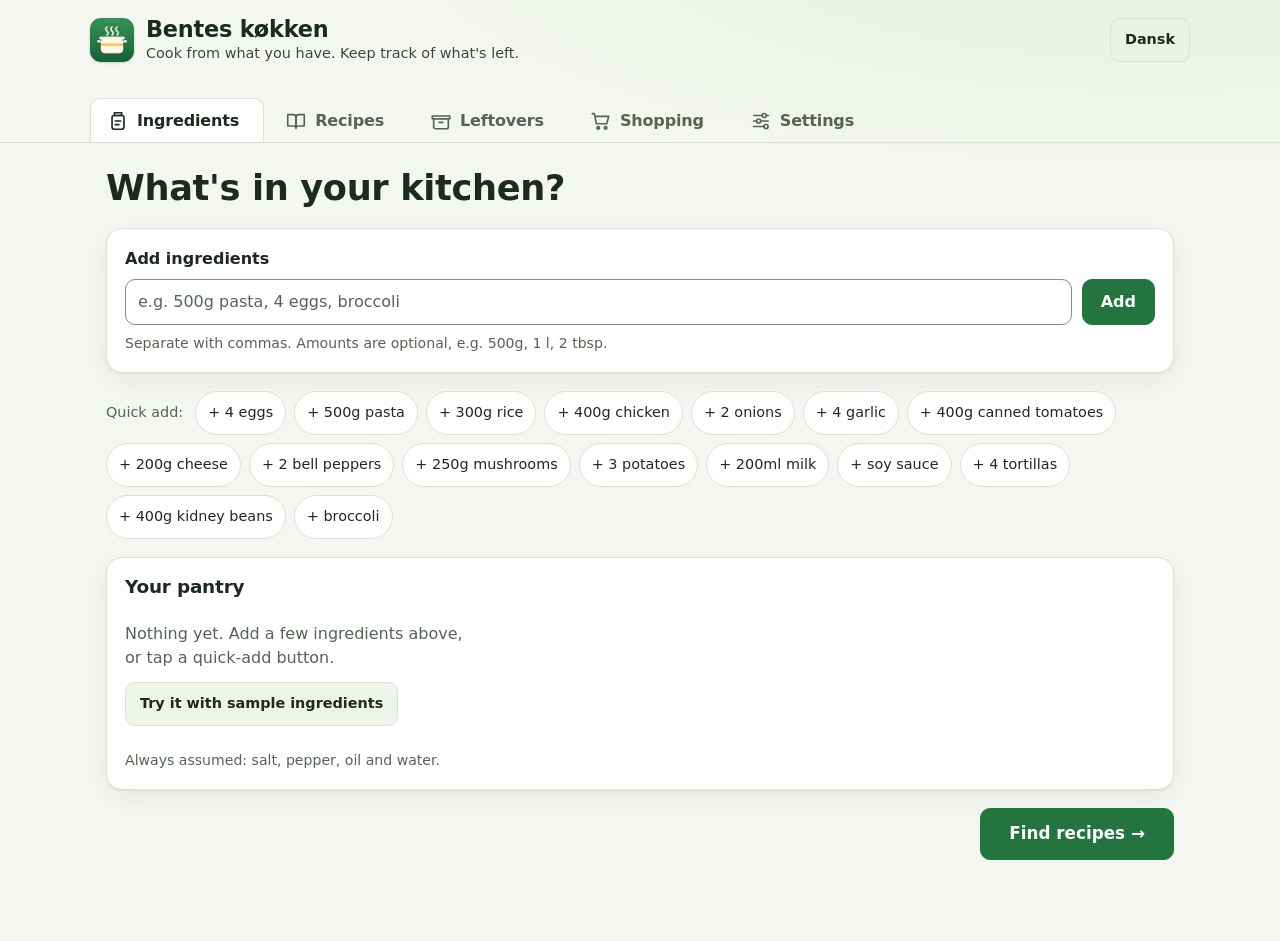
<file: index.html>
<!doctype html>
<html lang="en" data-look="fresh">
<head>
  <meta charset="utf-8">
  <meta name="viewport" content="width=device-width, initial-scale=1, viewport-fit=cover">
  <title>Bentes køkken</title>
  <meta name="description" content="Cook from what you have and keep track of leftovers. Recipes in English and Danish, works offline.">
  <meta name="theme-color" content="#f4f7f1">
  <meta name="color-scheme" content="light dark">
  <meta name="apple-mobile-web-app-capable" content="yes">
  <meta name="mobile-web-app-capable" content="yes">
  <meta name="apple-mobile-web-app-title" content="Bentes køkken">
  <meta name="apple-mobile-web-app-status-bar-style" content="default">
  <meta name="format-detection" content="telephone=no">
  <meta http-equiv="Content-Security-Policy" content="default-src 'self'; script-src 'self'; style-src 'self' 'unsafe-inline'; img-src 'self' data: blob:; connect-src 'self' https://rasmusap.github.io; object-src 'none'; base-uri 'none'; form-action 'none'">
  <link rel="manifest" href="manifest.webmanifest">
  <link rel="icon" href="icons/icon-192.png" sizes="192x192" type="image/png">
  <link rel="apple-touch-icon" href="icons/apple-touch-icon.png">
  <link rel="stylesheet" href="style.css">
</head>
<body>
  <!-- Text marked data-i18n / data-i18n-ph / data-i18n-aria is filled in from i18n.js in the chosen language. -->
  <svg width="0" height="0" style="position:absolute" aria-hidden="true">
    <defs>
      <symbol id="i-pantry" viewBox="0 0 24 24"><path d="M8 3h8v3H8z"/><rect x="5.5" y="6" width="13" height="15" rx="2.5"/><path d="M9 12h6M9 16h4"/></symbol>
      <symbol id="i-recipes" viewBox="0 0 24 24"><path d="M3 5h6a3 3 0 0 1 3 3v12a2.5 2.5 0 0 0-2.5-2.5H3z"/><path d="M21 5h-6a3 3 0 0 0-3 3v12a2.5 2.5 0 0 1 2.5-2.5H21z"/></symbol>
      <symbol id="i-leftovers" viewBox="0 0 24 24"><path d="M2.5 6.5h19v3h-19z"/><path d="M4 9.5h16v9a2 2 0 0 1-2 2H6a2 2 0 0 1-2-2z"/><path d="M10 13.5h4"/></symbol>
      <symbol id="i-shopping" viewBox="0 0 24 24"><path d="M2.5 4h2.2l2.3 11h11.2l2.2-8H6"/><circle cx="9" cy="19.5" r="1.4"/><circle cx="17" cy="19.5" r="1.4"/></symbol>
      <symbol id="i-settings" viewBox="0 0 24 24"><path d="M4 6h9M18 6h2M4 12h3M12 12h8M4 18h11"/><circle cx="15.5" cy="6" r="2.2"/><circle cx="9.5" cy="12" r="2.2"/><circle cx="17.5" cy="18" r="2.2"/></symbol>
    </defs>
  </svg>

  <header class="top">
    <div class="brand">
      <img class="logo" src="icons/icon-192.png" alt="" width="44" height="44">
      <div>
        <p class="name">Bentes køkken</p>
        <p class="tag" data-i18n="tagline">Cook from what you have. Keep track of what's left.</p>
      </div>
    </div>
    <button id="lang-toggle" class="btn ghost small lang-toggle" type="button"></button>
  </header>

  <nav class="tabs" role="tablist" data-i18n-aria="tabsLabel" aria-label="Sections">
    <button role="tab" id="tab-pantry" aria-controls="panel-pantry" aria-selected="true"><svg class="ti" aria-hidden="true"><use href="#i-pantry"/></svg><span class="tl" data-i18n="tabPantry">Ingredients</span><span class="count" id="count-pantry"></span></button>
    <button role="tab" id="tab-recipes" aria-controls="panel-recipes" aria-selected="false" tabindex="-1"><svg class="ti" aria-hidden="true"><use href="#i-recipes"/></svg><span class="tl" data-i18n="tabRecipes">Recipes</span><span class="count" id="count-recipes"></span></button>
    <button role="tab" id="tab-leftovers" aria-controls="panel-leftovers" aria-selected="false" tabindex="-1"><svg class="ti" aria-hidden="true"><use href="#i-leftovers"/></svg><span class="tl" data-i18n="tabLeftovers">Leftovers</span><span class="count" id="count-left"></span></button>
    <button role="tab" id="tab-shopping" aria-controls="panel-shopping" aria-selected="false" tabindex="-1"><svg class="ti" aria-hidden="true"><use href="#i-shopping"/></svg><span class="tl" data-i18n="tabShopping">Shopping</span><span class="count" id="count-shop"></span></button>
    <button role="tab" id="tab-settings" aria-controls="panel-settings" aria-selected="false" tabindex="-1"><svg class="ti" aria-hidden="true"><use href="#i-settings"/></svg><span class="tl" data-i18n="tabSettings">Settings</span></button>
  </nav>

  <main>
    <!-- INGREDIENTS -->
    <section id="panel-pantry" role="tabpanel" aria-labelledby="tab-pantry">
      <h1 class="panel-title" data-i18n="pantryTitle">What's in your kitchen?</h1>
      <form id="add-form" class="card add" autocomplete="off">
        <label for="add-input" data-i18n="addLabel">Add ingredients</label>
        <div class="row">
          <input id="add-input" aria-describedby="add-error" data-i18n-ph="addPh" placeholder="e.g. 500g pasta, 4 eggs, broccoli" enterkeyhint="done" autocapitalize="none">
          <button class="btn primary" type="submit" data-i18n="addBtn">Add</button>
        </div>
        <p class="field-error" id="add-error" role="alert" data-i18n="addEmpty" hidden>Type at least one ingredient first.</p>
        <p class="hint" data-i18n="addHint">Separate with commas.</p>
      </form>
      <div class="quick"><span data-i18n="quickAdd">Quick add:</span><span id="quick" class="quick-list"></span></div>

      <div class="card">
        <div class="card-head">
          <h2 data-i18n="yourPantry">Your pantry</h2>
          <button id="clear-pantry" class="btn ghost small" type="button" data-i18n="clearAll">Clear all</button>
        </div>
        <ul id="pantry-list" class="pantry"></ul>
        <p class="hint staples" data-i18n="staples">Always assumed: salt, pepper, oil and water.</p>
      </div>
      <div class="cta-row"><button id="go-recipes" class="btn primary big" type="button" data-i18n="findRecipes">Find recipes →</button></div>
    </section>

    <!-- RECIPES -->
    <section id="panel-recipes" role="tabpanel" aria-labelledby="tab-recipes" hidden>
      <h1 class="panel-title" data-i18n="recipesTitle">What can you cook?</h1>
      <section id="meal-now" class="card meal-now" aria-labelledby="meal-now-title" hidden></section>
      <div class="card create">
        <div>
          <h2 data-i18n="createTitle">Create something new</h2>
          <p data-i18n="createText">Invent a recipe from only what's in your pantry and leftovers.</p>
        </div>
        <button id="create-btn" class="btn primary" type="button" data-i18n="createBtn">✨ Create a recipe</button>
      </div>
      <div class="filters">
        <h2 data-i18n="suggestions">Suggestions</h2>
        <div class="filter-controls">
          <input id="recipe-search" type="search" data-i18n-ph="searchPh" data-i18n-aria="searchPh" placeholder="Search recipes" aria-label="Search recipes" enterkeyhint="search">
          <label class="check"><input type="checkbox" id="only-ready"> <span data-i18n="onlyReady">Only show what I can make now (missing at most 1)</span></label>
        </div>
      </div>
      <div class="tag-chips" id="tag-chips" role="group" data-i18n-aria="filterLabel" aria-label="Filter recipes"></div>
      <details class="diet-legend" id="diet-legend"></details>
      <div id="recipe-grid" class="grid"></div>
    </section>

    <!-- LEFTOVERS -->
    <section id="panel-leftovers" role="tabpanel" aria-labelledby="tab-leftovers" hidden>
      <h1 class="panel-title" data-i18n="leftoversTitle" tabindex="-1">Leftovers</h1>
      <div id="last-cook"></div>

      <div class="card">
        <div class="card-head"><h2 data-i18n="leftoverDishes">Leftover dishes</h2><span class="pill" id="servings-total"></span></div>
        <ul id="leftover-list" class="leftovers"></ul>
        <form id="leftover-form" class="leftover-form" autocomplete="off">
          <p class="form-title" data-i18n="addByHand">Add a leftover by hand</p>
          <div class="row wrap">
            <label><span data-i18n="dish">Dish</span> <input id="lo-name" required maxlength="80" data-i18n-ph="dishPh" placeholder="e.g. Chili, cooked rice"></label>
            <label class="narrow"><span data-i18n="servings">Servings</span> <input id="lo-servings" type="number" inputmode="decimal" min="0.5" max="50" step="0.5" value="2" required></label>
            <label class="narrow"><span data-i18n="cookedOn">Cooked on</span> <input id="lo-date" type="date" required></label>
            <button class="btn" type="submit" data-i18n="addLeftover">Add leftover</button>
          </div>
        </form>
      </div>

      <div class="card">
        <div class="card-head"><h2 data-i18n="cookingLog">Cooking log</h2><button id="clear-log" class="btn ghost small" type="button" data-i18n="clearLog">Clear log</button></div>
        <ul id="log-list" class="log"></ul>
      </div>
    </section>

    <!-- SHOPPING -->
    <section id="panel-shopping" role="tabpanel" aria-labelledby="tab-shopping" hidden>
      <h1 class="panel-title" data-i18n="shoppingTitle">Shopping list</h1>
      <form id="shop-form" class="card add" autocomplete="off">
        <label for="shop-input" data-i18n="shopAddLabel">Add to the list</label>
        <div class="row">
          <input id="shop-input" data-i18n-ph="shopPh" placeholder="e.g. 1 l milk, bread" enterkeyhint="done" autocapitalize="none">
          <button class="btn primary" type="submit" data-i18n="addBtn">Add</button>
        </div>
      </form>
      <div class="card">
        <ul id="shop-list" class="shop"></ul>
        <div class="shop-actions">
          <button id="shop-move" class="btn primary" type="button" data-i18n="moveToPantry">Move ticked items to pantry</button>
          <button id="shop-share" class="btn" type="button" data-i18n="shareList">Share list</button>
          <button id="shop-clear" class="btn ghost" type="button" data-i18n="clearTicked">Remove ticked</button>
        </div>
      </div>

      <section class="card" id="offers-card" aria-label="Offers" hidden></section>
    </section>

    <!-- SETTINGS -->
    <section id="panel-settings" role="tabpanel" aria-labelledby="tab-settings" hidden>
      <h1 class="panel-title" data-i18n="settingsTitle">Settings</h1>
      <div class="card settings">
        <fieldset class="seg langs">
          <legend data-i18n="language">Language</legend>
          <label><input type="radio" name="lang" value="en"><span lang="en">English</span></label>
          <label><input type="radio" name="lang" value="da"><span lang="da">Dansk</span></label>
        </fieldset>
        <fieldset class="seg looks">
          <legend data-i18n="look">Appearance</legend>
          <label><input type="radio" name="look" value="auto"><span data-i18n="lookAuto">Automatic</span></label>
          <label><input type="radio" name="look" value="fresh"><span data-i18n="lookFresh">Fresh market</span></label>
          <label><input type="radio" name="look" value="diner"><span data-i18n="lookDiner">Retro diner</span></label>
          <label><input type="radio" name="look" value="midnight"><span data-i18n="lookMidnight">Midnight</span></label>
        </fieldset>
        <label class="inline-select"><span data-i18n="keepDays">Keep cooked leftovers for</span> <select id="keep-days"></select></label>
        <div class="setting-block">
          <label class="check"><input type="checkbox" id="time-aware" aria-describedby="time-aware-hint"> <span data-i18n="timeAwareToggle">Suggest recipes for the time of day</span></label>
          <p class="hint" id="time-aware-hint" data-i18n="timeAwareHint">Uses the clock on your device — your location is never used.</p>
        </div>
        <div class="setting-block">
          <label class="check"><input type="checkbox" id="offers-on" aria-describedby="offers-hint"> <span data-i18n="offersToggle">Show supermarket offers</span></label>
          <p class="hint" id="offers-hint" data-i18n="offersHint">Downloads a list of this week's offers. Nothing about you is sent.</p>
        </div>
        <label class="check" id="reminders-row" hidden><input type="checkbox" id="reminders"> <span data-i18n="remindToggle">Remind me on the eat-by day of leftovers</span></label>
      </div>

      <div class="card" id="install-card" hidden>
        <h2 data-i18n="installTitle">Put it on your phone</h2>
        <p data-i18n="installIos">iPhone: open this page in Safari, tap Share, then “Add to Home Screen”.</p>
        <p data-i18n="installAndroid">Android: open the browser menu and tap “Install app”.</p>
      </div>

      <div class="card">
        <h2 data-i18n="dataTitle">Your data</h2>
        <p class="sub" data-i18n="dataText">Everything is saved on this device only.</p>
        <div class="row wrap">
          <button id="export-btn" class="btn" type="button" data-i18n="exportBtn">Save a backup</button>
          <button id="import-btn" class="btn" type="button" data-i18n="importBtn">Restore a backup</button>
          <button id="erase-btn" class="btn danger" type="button" data-i18n="eraseBtn">Erase all data</button>
          <input id="import-file" type="file" accept="application/json,.json" hidden>
        </div>
      </div>

      <div class="card">
        <h2 data-i18n="aboutTitle">About</h2>
        <p class="sub" id="version"></p>
        <p class="sub" data-i18n="aboutText">Recipes are general home-cooking guidance.</p>
        <p><a id="privacy-link" href="privacy.html" data-i18n="privacyLink">Privacy policy</a></p>
      </div>
    </section>
  </main>

  <dialog id="recipe-dialog" aria-labelledby="dlg-title">
    <div id="dialog-body"></div>
  </dialog>

  <dialog id="confirm-dialog" class="confirm" aria-labelledby="confirm-text">
    <form method="dialog">
      <p id="confirm-text"></p>
      <div class="row wrap confirm-actions">
        <button id="confirm-cancel" class="btn" value="cancel">Cancel</button>
        <button id="confirm-ok" class="btn primary" value="ok">OK</button>
      </div>
    </form>
  </dialog>

  <div id="sr-status" class="sr-only" aria-live="polite"></div>
  <div id="toast" role="status" aria-live="polite"><span id="toast-text"></span><button id="toast-undo" class="toast-btn" type="button" hidden></button></div>

  <script src="data.js"></script>
  <script src="i18n.js"></script>
  <script src="recipes/words.js"></script>
  <script src="recipes/batch-1.js"></script>
  <script src="recipes/batch-2.js"></script>
  <script src="recipes/batch-3.js"></script>
  <script src="recipes/batch-4.js"></script>
  <script src="recipes/batch-5.js"></script>
  <script src="core.js"></script>
  <script src="app.js"></script>
</body>
</html>
</file>
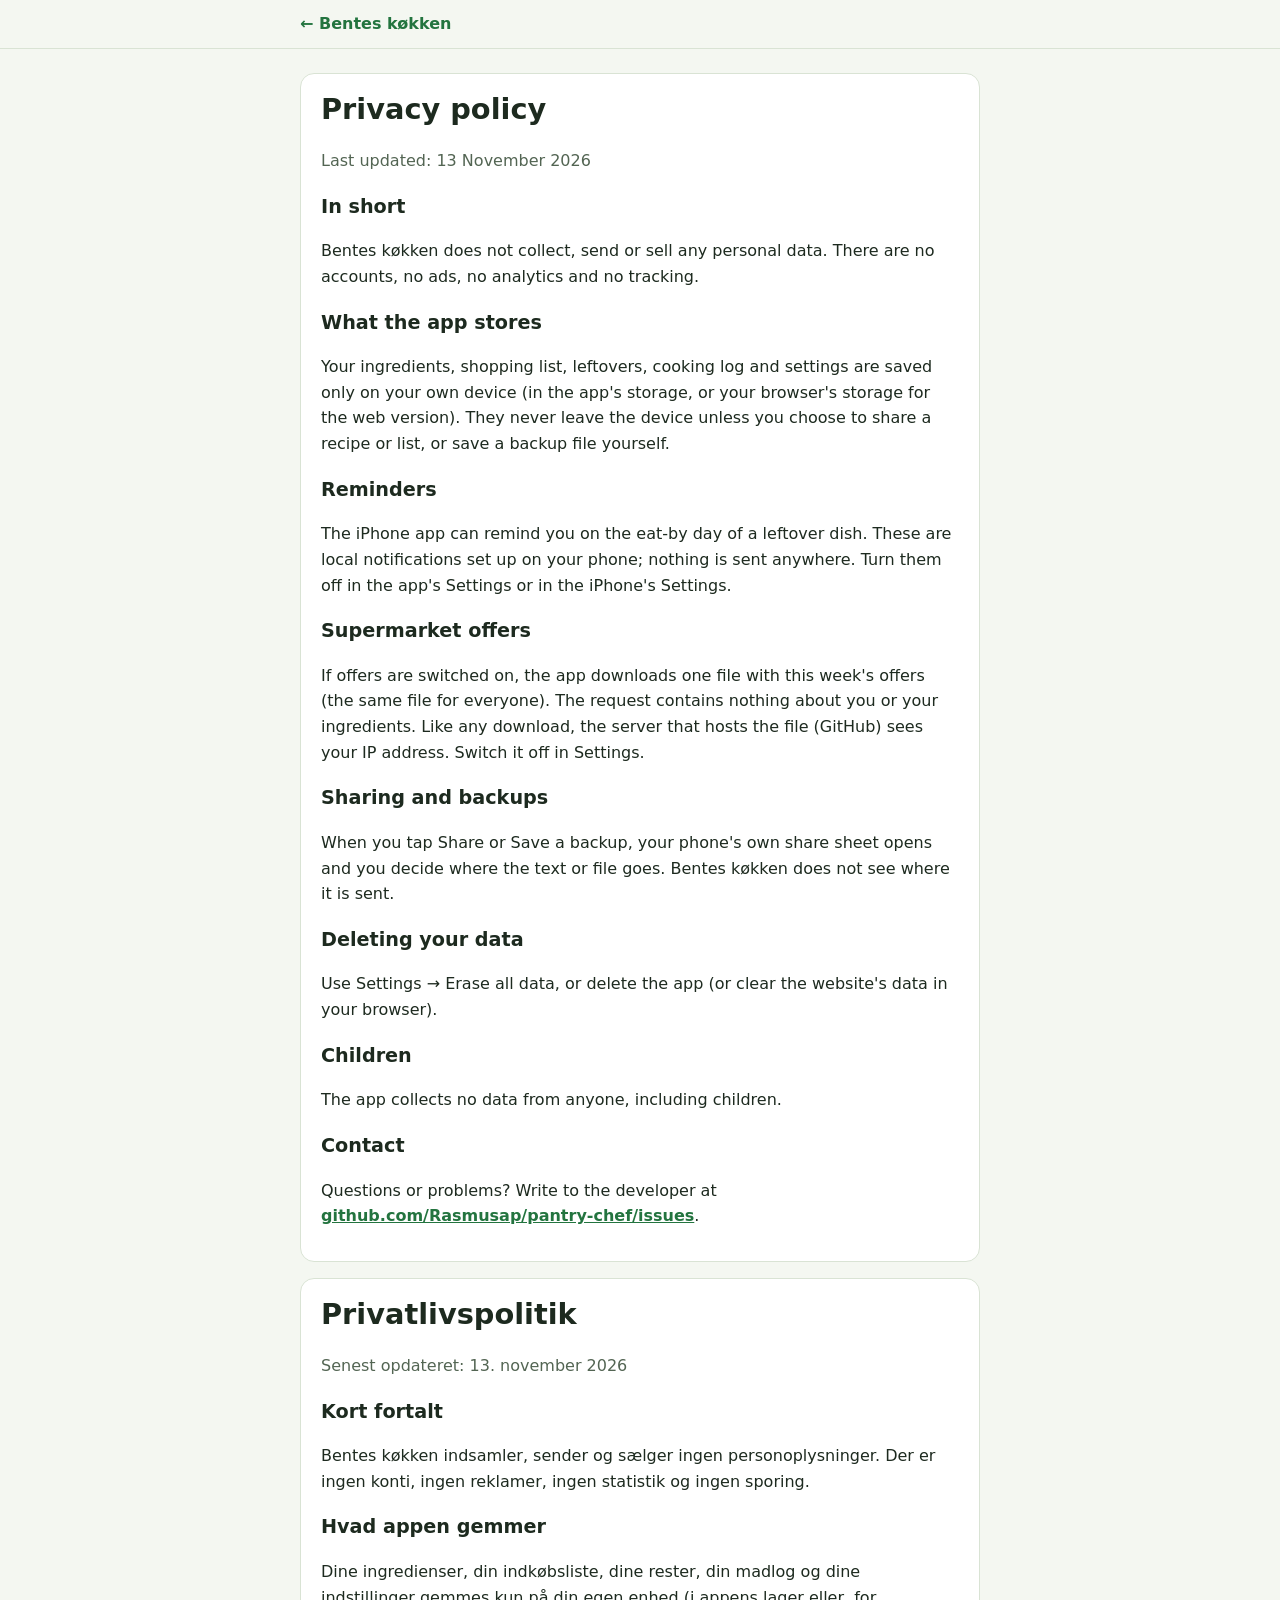
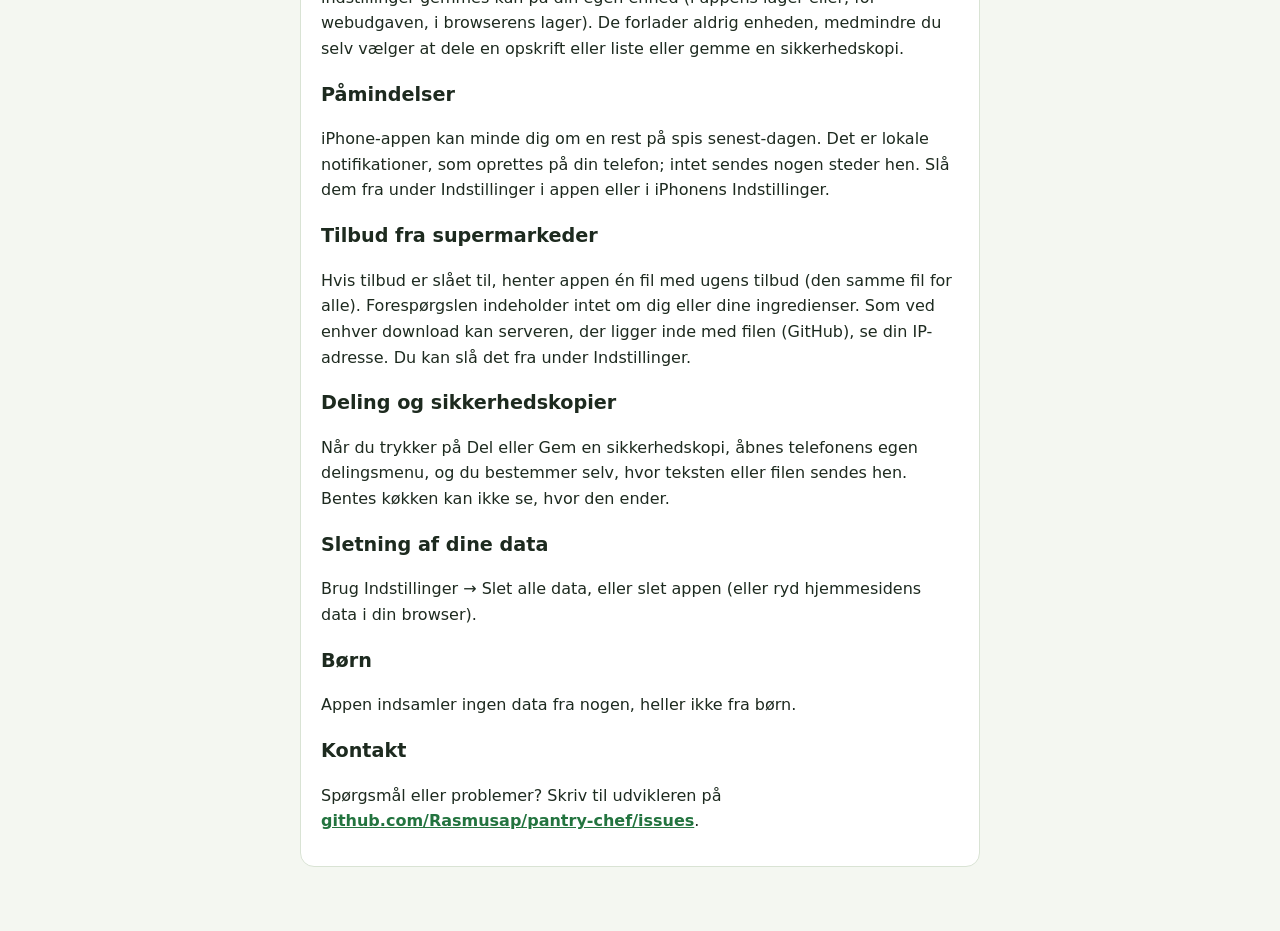
<file: privacy.html>
<!doctype html>
<html lang="en">
<head>
  <meta charset="utf-8">
  <meta name="viewport" content="width=device-width, initial-scale=1, viewport-fit=cover">
  <title>Privacy policy — Bentes køkken</title>
  <meta name="description" content="Bentes køkken privacy policy: no accounts, no tracking, all data stays on your device.">
  <meta name="color-scheme" content="light dark">
  <link rel="icon" href="icons/icon-192.png">
  <style>
    :root { color-scheme: light dark; --bg: #f4f7f1; --ink: #1d2a1f; --muted: #536553; --link: #23743f; --card: #fff; --border: #d9e3d4; }
    @media (prefers-color-scheme: dark) { :root { --bg: #0d1016; --ink: #eef1f6; --muted: #a3adbf; --link: #ffb547; --card: #161b25; --border: #2a3242; } }
    body { margin: 0; background: var(--bg); color: var(--ink); font: 1rem/1.6 ui-sans-serif, system-ui, -apple-system, sans-serif; }
    .bar { position: sticky; top: 0; z-index: 1; background: var(--bg); padding: env(safe-area-inset-top) 16px 0; border-bottom: 1px solid var(--border); }
    .bar a { max-width: 680px; margin: 0 auto; }
    main { max-width: 680px; margin: 0 auto; padding: 8px 16px calc(48px + env(safe-area-inset-bottom)); }
    section { scroll-margin-top: calc(60px + env(safe-area-inset-top)); }
    section { background: var(--card); border: 1px solid var(--border); border-radius: 14px; padding: 4px 20px 16px; margin: 16px 0; }
    h1 { font-size: 1.8rem; margin: 8px 0; } h2 { font-size: 1.2rem; margin-top: 18px; }
    a { color: var(--link); font-weight: 600; } .muted { color: var(--muted); }
    a.back { display: flex; align-items: center; min-height: 48px; text-decoration: none; }
  </style>
</head>
<body>
  <nav class="bar"><a class="back" href="index.html#tab=settings">← Bentes køkken</a></nav>
  <main>
    <section id="en" lang="en">
      <h1>Privacy policy</h1>
      <p class="muted">Last updated: 13 November 2026</p>
      <h2>In short</h2>
      <p>Bentes køkken does not collect, send or sell any personal data. There are no accounts, no ads, no analytics and no tracking.</p>
      <h2>What the app stores</h2>
      <p>Your ingredients, shopping list, leftovers, cooking log and settings are saved only on your own device (in the app's storage, or your browser's storage for the web version). They never leave the device unless you choose to share a recipe or list, or save a backup file yourself.</p>
      <h2>Reminders</h2>
      <p>The iPhone app can remind you on the eat-by day of a leftover dish. These are local notifications set up on your phone; nothing is sent anywhere. Turn them off in the app's Settings or in the iPhone's Settings.</p>
      <h2>Supermarket offers</h2>
      <p>If offers are switched on, the app downloads one file with this week's offers (the same file for everyone). The request contains nothing about you or your ingredients. Like any download, the server that hosts the file (GitHub) sees your IP address. Switch it off in Settings.</p>
      <h2>Sharing and backups</h2>
      <p>When you tap Share or Save a backup, your phone's own share sheet opens and you decide where the text or file goes. Bentes køkken does not see where it is sent.</p>
      <h2>Deleting your data</h2>
      <p>Use Settings → Erase all data, or delete the app (or clear the website's data in your browser).</p>
      <h2>Children</h2>
      <p>The app collects no data from anyone, including children.</p>
      <h2>Contact</h2>
      <p>Questions or problems? Write to the developer at <a href="https://github.com/Rasmusap/pantry-chef/issues">github.com/Rasmusap/pantry-chef/issues</a>.</p>
    </section>
    <section id="da" lang="da">
      <h1>Privatlivspolitik</h1>
      <p class="muted">Senest opdateret: 13. november 2026</p>
      <h2>Kort fortalt</h2>
      <p>Bentes køkken indsamler, sender og sælger ingen personoplysninger. Der er ingen konti, ingen reklamer, ingen statistik og ingen sporing.</p>
      <h2>Hvad appen gemmer</h2>
      <p>Dine ingredienser, din indkøbsliste, dine rester, din madlog og dine indstillinger gemmes kun på din egen enhed (i appens lager eller, for webudgaven, i browserens lager). De forlader aldrig enheden, medmindre du selv vælger at dele en opskrift eller liste eller gemme en sikkerhedskopi.</p>
      <h2>Påmindelser</h2>
      <p>iPhone-appen kan minde dig om en rest på spis senest-dagen. Det er lokale notifikationer, som oprettes på din telefon; intet sendes nogen steder hen. Slå dem fra under Indstillinger i appen eller i iPhonens Indstillinger.</p>
      <h2>Tilbud fra supermarkeder</h2>
      <p>Hvis tilbud er slået til, henter appen én fil med ugens tilbud (den samme fil for alle). Forespørgslen indeholder intet om dig eller dine ingredienser. Som ved enhver download kan serveren, der ligger inde med filen (GitHub), se din IP-adresse. Du kan slå det fra under Indstillinger.</p>
      <h2>Deling og sikkerhedskopier</h2>
      <p>Når du trykker på Del eller Gem en sikkerhedskopi, åbnes telefonens egen delingsmenu, og du bestemmer selv, hvor teksten eller filen sendes hen. Bentes køkken kan ikke se, hvor den ender.</p>
      <h2>Sletning af dine data</h2>
      <p>Brug Indstillinger → Slet alle data, eller slet appen (eller ryd hjemmesidens data i din browser).</p>
      <h2>Børn</h2>
      <p>Appen indsamler ingen data fra nogen, heller ikke fra børn.</p>
      <h2>Kontakt</h2>
      <p>Spørgsmål eller problemer? Skriv til udvikleren på <a href="https://github.com/Rasmusap/pantry-chef/issues">github.com/Rasmusap/pantry-chef/issues</a>.</p>
    </section>
  </main>
</body>
</html>
</file>
<file: style.css>
/* Bentes køkken — three looks share one layout; each look only swaps the tokens below. */

/* ---------- Look 1: Fresh market (default) — light, airy, green ---------- */
:root, [data-look="fresh"] {
  color-scheme: light;
  --bg: #f4f7f1;
  --bg-art: radial-gradient(1200px 400px at 90% -10%, #e2efd9 0%, transparent 70%);
  --surface: #ffffff;
  --surface-2: #eef4ea;
  --ink: #1d2a1f;
  --muted: #536553;
  --accent: #23743f;
  --accent-ink: #ffffff;
  --accent-soft: #e0f0e4;
  --ok: #23743f;
  --warn: #9a5800;
  --warn-soft: #fdf1dc;
  --bad: #b42318;
  --bad-soft: #fde8e6;
  --border: #d9e3d4;
  --border-w: 1px;
  --radius: 16px;
  --radius-sm: 10px;
  --shadow: 0 1px 2px rgb(29 42 31 / .06), 0 8px 24px rgb(29 42 31 / .06);
  --shadow-hover: 0 2px 4px rgb(29 42 31 / .08), 0 14px 32px rgb(29 42 31 / .1);
  --font-body: ui-sans-serif, system-ui, -apple-system, "Segoe UI", Roboto, sans-serif;
  --font-head: ui-rounded, "SF Pro Rounded", system-ui, sans-serif;
  --head-weight: 700;
  --head-case: none;
  --head-spacing: -0.01em;
  --header-bg: transparent;
  --header-ink: var(--ink);
  --header-strip: none;
  --meter-bg: #e4ece0;
  --field-border: #7f907b;
}

/* ---------- Look 2: Retro diner — cream paper, red & teal, hard shadows ---------- */
[data-look="diner"] {
  color-scheme: light;
  --bg: #fbf0dc;
  --bg-art: radial-gradient(circle at 1px 1px, rgb(43 26 18 / .07) 1px, transparent 0) 0 0 / 18px 18px;
  --surface: #fffaf0;
  --surface-2: #f6e6c8;
  --ink: #2b1a12;
  --muted: #6a4a38;
  --accent: #b81d24;
  --accent-ink: #fffaf0;
  --accent-soft: #f9dcd2;
  --ok: #10625e;
  --warn: #8a4b00;
  --warn-soft: #fbe3b8;
  --bad: #b81d24;
  --bad-soft: #f9dcd2;
  --border: #2b1a12;
  --border-w: 2.5px;
  --radius: 6px;
  --radius-sm: 4px;
  --shadow: 4px 4px 0 #2b1a12;
  --shadow-hover: 6px 6px 0 #2b1a12;
  --font-body: "Avenir Next", "Trebuchet MS", system-ui, sans-serif;
  --font-head: Rockwell, "Roboto Slab", "American Typewriter", "Courier New", serif;
  --head-weight: 800;
  --head-case: uppercase;
  --head-spacing: 0.04em;
  --header-bg: #10625e;
  --header-ink: #fffaf0;
  --header-strip: repeating-conic-gradient(#2b1a12 0 25%, #fffaf0 0 50%) 0 0 / 16px 16px;
  --meter-bg: #f0dcb8;
  --field-border: #2b1a12;
}

/* ---------- Look 3: Midnight kitchen — dark, amber glow ---------- */
[data-look="midnight"] {
  color-scheme: dark;
  --bg: #0d1016;
  --bg-art: radial-gradient(900px 500px at 85% -15%, rgb(255 181 71 / .12) 0%, transparent 65%),
            radial-gradient(700px 400px at -10% 110%, rgb(122 108 255 / .12) 0%, transparent 60%);
  --surface: #161b25;
  --surface-2: #1e2531;
  --ink: #eef1f6;
  --muted: #a3adbf;
  --accent: #ffb547;
  --accent-ink: #1a1206;
  --accent-soft: rgb(255 181 71 / .14);
  --ok: #6ee7a8;
  --warn: #ffc76b;
  --warn-soft: rgb(255 199 107 / .12);
  --bad: #ff8a80;
  --bad-soft: rgb(255 138 128 / .12);
  --border: #2a3242;
  --border-w: 1px;
  --radius: 14px;
  --radius-sm: 9px;
  --shadow: 0 0 0 1px rgb(255 255 255 / .02), 0 10px 30px rgb(0 0 0 / .35);
  --shadow-hover: 0 0 0 1px rgb(255 181 71 / .35), 0 12px 36px rgb(255 181 71 / .12);
  --font-body: "Avenir Next", "Segoe UI", system-ui, sans-serif;
  --font-head: "Avenir Next", "Segoe UI", system-ui, sans-serif;
  --head-weight: 600;
  --head-case: none;
  --head-spacing: 0.01em;
  --header-bg: transparent;
  --header-ink: var(--ink);
  --header-strip: none;
  --meter-bg: #262e3c;
  --field-border: #657187;
}

/* ---------- base ---------- */
*, *::before, *::after { box-sizing: border-box; }
html { -webkit-text-size-adjust: 100%; }
/* In the iOS app the root size follows the phone's text-size setting (Dynamic Type); everything uses rem. */
html.native { font: -apple-system-body; }
body {
  margin: 0; min-height: 100vh; min-height: 100dvh; background: var(--bg-art), var(--bg); background-attachment: fixed;
  color: var(--ink); font-family: var(--font-body); font-size: 1rem; line-height: 1.5;
  transition: background-color .3s, color .3s;
}
html.standalone body { -webkit-tap-highlight-color: transparent; overscroll-behavior-y: none; }
/* In the app / installed web app, keep the status-bar area solid so content never scrolls under the clock. */
html.standalone body::before { content: ""; position: fixed; top: 0; left: 0; right: 0; height: env(safe-area-inset-top); background: var(--bg); z-index: 25; pointer-events: none; }
[data-look="diner"] body::before { background: var(--header-bg); }
html.standalone button, html.standalone .tabs { -webkit-user-select: none; user-select: none; -webkit-touch-callout: none; }
h1, h2, h3, .name { font-family: var(--font-head); font-weight: var(--head-weight); text-transform: var(--head-case); letter-spacing: var(--head-spacing); line-height: 1.2; margin: 0; }
h2 { font-size: 1.15rem; }
h3 { font-size: 1.05rem; }
p { margin: 0; }
a { color: var(--ok); font-weight: 600; }
[data-look="midnight"] a { color: var(--accent); }
button, input, select { font: inherit; color: inherit; }
:focus-visible { outline: 3px solid var(--accent); outline-offset: 2px; }
[data-look="diner"] .top :focus-visible { outline-color: #fffaf0; }
.sr-only { position: absolute; width: 1px; height: 1px; overflow: hidden; clip-path: inset(50%); white-space: nowrap; }
::placeholder { color: var(--muted); opacity: 1; }
[hidden] { display: none !important; }

/* ---------- header ---------- */
.top {
  display: flex; gap: 16px; align-items: center; justify-content: space-between;
  padding: max(16px, env(safe-area-inset-top)) max(16px, env(safe-area-inset-right), calc((100% - 1100px) / 2)) 16px max(16px, env(safe-area-inset-left), calc((100% - 1100px) / 2));
  background: var(--header-bg); color: var(--header-ink); position: relative;
}
.top::after { content: ""; position: absolute; left: 0; right: 0; bottom: -8px; height: 8px; background: var(--header-strip); z-index: 1; }
.brand { display: flex; gap: 12px; align-items: center; min-width: 0; }
.logo { width: 44px; height: 44px; border-radius: 11px; flex: none; box-shadow: 0 1px 3px rgb(0 0 0 / .15); }
[data-look="diner"] .logo { border: 2px solid #2b1a12; }
[data-look="midnight"] .logo { box-shadow: 0 0 22px rgb(255 181 71 / .25); }
.name { font-size: 1.4rem; }
.tag { font-size: .9rem; opacity: .85; }
.lang-toggle { flex: none; color: inherit; border-color: currentColor; }
[data-look="diner"] .lang-toggle { background: #fffaf0; color: #2b1a12; box-shadow: none; }

/* segmented controls (language, appearance) */
.seg { display: flex; flex-wrap: wrap; gap: 8px; border: 0; padding: 0; margin: 0; min-width: 0; }
.seg legend { float: left; width: 100%; padding: 0; margin-bottom: 8px; font-weight: 700; font-family: var(--font-head); text-transform: var(--head-case); letter-spacing: var(--head-spacing); }
.seg label { position: relative; display: block; }
.seg input { position: absolute; opacity: 0; inset: 0; margin: 0; cursor: pointer; width: 100%; height: 100%; }
.seg span { display: block; padding: 9px 16px; min-height: 44px; line-height: 24px; border-radius: 999px; font-size: .95rem; font-weight: 600; cursor: pointer;
  border: var(--border-w) solid var(--field-border); background: var(--surface-2); }
[data-look="diner"] .seg span { border-radius: var(--radius-sm); }
.seg input:checked + span { background: var(--accent); color: var(--accent-ink); border-color: var(--accent); }
[data-look="diner"] .seg input:checked + span { border-color: var(--border); }
.seg input:focus-visible + span { outline: 3px solid var(--accent); outline-offset: 2px; }

/* ---------- tabs (top on wide screens, bottom bar on phones) ---------- */
.tabs {
  display: flex; gap: 4px; padding: 18px max(16px, calc((100% - 1100px) / 2)) 0; overflow-x: auto;
  border-bottom: var(--border-w) solid var(--border);
}
[data-look="diner"] .tabs { padding-top: 26px; }
.tabs [role=tab] {
  appearance: none; background: none; border: var(--border-w) solid transparent; border-bottom: 0; cursor: pointer; position: relative;
  display: inline-flex; align-items: center; gap: 8px; color: var(--muted); white-space: nowrap;
  padding: 10px 16px; min-height: 44px; border-radius: var(--radius-sm) var(--radius-sm) 0 0; font-weight: 600;
  font-family: var(--font-head); text-transform: var(--head-case); letter-spacing: var(--head-spacing); margin-bottom: calc(var(--border-w) * -1);
}
.ti { width: 22px; height: 22px; flex: none; fill: none; stroke: currentColor; stroke-width: 1.8; stroke-linecap: round; stroke-linejoin: round; }
.tabs [role=tab]:hover { color: var(--ink); }
.tabs [aria-selected=true] { background: var(--bg); color: var(--ink); border-color: var(--border); }
[data-look="fresh"] .tabs [aria-selected=true] { background: var(--surface); }
[data-look="midnight"] .tabs [aria-selected=true] { background: var(--surface); box-shadow: inset 0 2px 0 var(--accent); }
.count:not(:empty) { display: inline-block; min-width: 20px; padding: 0 6px; border-radius: 999px; font-size: .75rem; line-height: 20px; text-align: center;
  background: var(--accent); color: var(--accent-ink); text-transform: none; letter-spacing: 0; font-family: var(--font-body); }

/* ---------- layout ---------- */
main { max-width: 1100px; margin: 0 auto; padding: 24px max(16px, env(safe-area-inset-right)) 80px max(16px, env(safe-area-inset-left)); }
.panel-title { font-size: clamp(1.6rem, 4vw, 2.2rem); margin-bottom: 18px; }
.card { background: var(--surface); border: var(--border-w) solid var(--border); border-radius: var(--radius); box-shadow: var(--shadow); padding: 18px; margin-bottom: 18px; }
.card > h2 { margin-bottom: 10px; }
.card > p + p { margin-top: 8px; }
.card-head { display: flex; flex-wrap: wrap; gap: 8px; align-items: center; justify-content: space-between; margin-bottom: 12px; }
.row { display: flex; gap: 10px; align-items: end; }
.row.wrap { flex-wrap: wrap; }
.hint { color: var(--muted); font-size: .88rem; margin-top: 8px; }
.sub { color: var(--muted); margin-bottom: 12px; }
.empty { color: var(--muted); padding: 12px 0; list-style: none; }
.empty.wide { grid-column: 1 / -1; }

/* ---------- controls ---------- */
.btn {
  display: inline-flex; align-items: center; justify-content: center; gap: 6px; min-height: 44px; padding: 10px 18px;
  border: var(--border-w) solid var(--border); border-radius: var(--radius-sm); background: var(--surface-2); color: var(--ink);
  font-weight: 600; cursor: pointer; transition: transform .12s, box-shadow .12s, background .2s; text-align: center;
}
.btn:hover { background: var(--accent-soft); }
.btn:disabled { opacity: .5; cursor: not-allowed; }
.btn.primary { background: var(--accent); color: var(--accent-ink); border-color: var(--accent); }
.btn.primary:hover:not(:disabled) { filter: brightness(1.07); }
.btn.ghost { background: transparent; }
.btn.danger { color: var(--bad); border-color: var(--bad); background: transparent; }
.btn.danger:hover { background: var(--bad-soft); }
.btn.small { min-height: 44px; padding: 6px 14px; font-size: .9rem; }
.btn.big { min-height: 52px; padding: 12px 28px; font-size: 1.05rem; }
[data-look="diner"] .btn { box-shadow: 3px 3px 0 var(--border); text-transform: uppercase; letter-spacing: .04em; font-size: .9rem; }
[data-look="diner"] .btn.primary { border-color: var(--border); }
[data-look="diner"] .btn.danger { border-color: var(--border); }
[data-look="diner"] .btn:active { transform: translate(2px, 2px); box-shadow: 1px 1px 0 var(--border); }
[data-look="midnight"] .btn.primary { box-shadow: 0 0 20px rgb(255 181 71 / .3); }
.icon-btn {
  min-width: 44px; min-height: 44px; border-radius: 999px; border: var(--border-w) solid var(--border); background: var(--surface);
  cursor: pointer; font-size: 1rem; line-height: 1; display: inline-grid; place-items: center; flex: none;
}
.icon-btn:hover { background: var(--bad-soft); color: var(--bad); }
.icon-btn:disabled { opacity: .4; cursor: not-allowed; }
.chip {
  border: var(--border-w) solid var(--border); background: var(--surface); border-radius: 999px; padding: 6px 12px; min-height: 40px;
  cursor: pointer; font-size: .9rem; min-height: 44px;
}
.chip:hover { background: var(--accent-soft); border-color: var(--accent); }
[data-look="diner"] .chip { border-radius: var(--radius-sm); }
input:not([type=radio]):not([type=checkbox]), select {
  min-height: 44px; padding: 8px 12px; border: var(--border-w) solid var(--field-border); border-radius: var(--radius-sm);
  background: var(--surface); color: var(--ink); width: 100%; font-size: max(1rem, 16px);
}
[data-look="midnight"] input:not([type=radio]):not([type=checkbox]), [data-look="midnight"] select { background: #0f131b; }
label { font-weight: 600; font-size: .92rem; display: grid; gap: 4px; min-width: 0; }
/* Fields always fit their box: flex/grid children may shrink, and iOS date/number fields lose their built-in minimum width. */
.row > *, .card > * { min-width: 0; }
input, select { max-width: 100%; min-width: 0; box-sizing: border-box; }
input[type=date] { -webkit-appearance: none; appearance: none; display: block; min-height: 44px; text-align: left; }
input[type=date]::-webkit-date-and-time-value { text-align: left; margin: 0; }
input[type=date]::-webkit-calendar-picker-indicator { margin: 0; }
.check { display: flex; align-items: center; gap: 10px; font-weight: 500; min-height: 44px; }
.check input { width: 22px; height: 22px; accent-color: var(--accent); flex: none; }

/* ---------- ingredients panel ---------- */
.add label { font-size: 1rem; margin-bottom: 8px; }
.add .row { align-items: stretch; }
.add input { flex: 1; font-size: 1.05rem; }
.quick { display: flex; flex-wrap: wrap; gap: 8px; align-items: center; margin: 0 0 18px; }
.quick > span:first-child { color: var(--muted); font-size: .9rem; margin-right: 4px; }
.quick-list { display: contents; }
.pantry { list-style: none; margin: 0; padding: 0; display: grid; grid-template-columns: repeat(auto-fill, minmax(min(100%, 300px), 1fr)); gap: 8px; }
.pantry li:not(.empty) {
  display: flex; flex-wrap: wrap; align-items: center; gap: 8px; padding: 6px 6px 6px 14px; background: var(--surface-2);
  border-radius: var(--radius-sm); border: var(--border-w) solid var(--border);
}
[data-look="fresh"] .pantry li:not(.empty) { border-color: transparent; }
.p-name { flex: 1 1 3.5rem; font-weight: 600; overflow-wrap: anywhere; }
.p-name::first-letter { text-transform: uppercase; }
.p-amt { display: flex; gap: 4px; }
.p-amt input { width: 4.2rem !important; min-height: 44px !important; padding: 4px 8px !important; }
.p-amt select { width: 4.8rem !important; min-height: 44px !important; padding: 4px 6px !important; }
.sample { margin-top: 12px; }
.staples { margin-top: 12px; }
.cta-row { display: flex; justify-content: flex-end; }

/* ---------- recipes panel ---------- */
.create { display: flex; flex-wrap: wrap; gap: 16px; align-items: center; justify-content: space-between; background: var(--accent-soft); }
.create p { color: var(--muted); margin-top: 4px; }
[data-look="midnight"] .create { background: linear-gradient(120deg, rgb(255 181 71 / .14), rgb(122 108 255 / .12)); }
[data-look="diner"] .create { background: var(--warn-soft); }
/* time-of-day suggestions */
.meal-now { background: var(--accent-soft); }
[data-look="diner"] .meal-now { background: var(--warn-soft); }
[data-look="midnight"] .meal-now { background: linear-gradient(120deg, rgb(255 181 71 / .12), rgb(122 108 255 / .10)); }
.meal-head { display: flex; gap: 12px; align-items: flex-start; }
.meal-head > div { flex: 1; min-width: 0; }
.meal-head .meta { margin-top: 2px; }
.meal-icon { font-size: 1.8rem; line-height: 1; }
.meal-picks { list-style: none; margin: 14px 0 0; padding: 0; display: grid; grid-template-columns: repeat(auto-fill, minmax(min(100%, 220px), 1fr)); gap: 8px; }
.meal-pick { width: 100%; min-height: 56px; display: grid; gap: 2px; text-align: left; padding: 10px 14px; cursor: pointer;
  background: var(--surface); color: var(--ink); border: var(--border-w) solid var(--border); border-radius: var(--radius-sm); }
.meal-pick:hover { border-color: var(--accent); }
[data-look="diner"] .meal-pick { box-shadow: 3px 3px 0 var(--border); }
.mp-name { font-weight: 700; }
.mp-meta { font-size: .86rem; color: var(--muted); }
.badges { display: flex; flex-wrap: wrap; gap: 4px; justify-content: flex-end; flex: none; max-width: 55%; }
.badge.meal { background: var(--surface-2); }
.setting-block .hint { margin: 0 0 0 32px; }
.filters { display: flex; flex-wrap: wrap; gap: 12px; align-items: center; justify-content: space-between; margin: 26px 0 14px; }
.filter-controls { display: flex; flex-wrap: wrap; gap: 8px 16px; align-items: center; }
.filter-controls input[type=search] { width: min(100%, 260px); }
.group-title { grid-column: 1 / -1; margin-top: 6px; }
.field-error { color: var(--bad); font-weight: 600; margin-top: 8px; }
.tag-chips { display: flex; flex-wrap: wrap; gap: 8px; margin: 0 0 16px; }
.chip.on { background: var(--accent); color: var(--accent-ink); border-color: var(--accent); }
[data-look="diner"] .chip.on { border-color: var(--border); }
.diet-row { display: flex; flex-wrap: wrap; gap: 4px; margin: 0; }
.diet, .al { display: inline-block; min-width: 1.6rem; text-align: center; font-size: .72rem; font-weight: 800; line-height: 1.5; padding: 0 6px; border-radius: 6px;
  border: 1px solid var(--field-border); color: var(--ink); background: var(--surface); letter-spacing: .02em; }
.diet.vegan, .diet.vegetarian { background: var(--accent-soft); color: var(--ok); border-color: var(--ok); }
.diet.meat, .diet.fish, .diet.check { background: var(--surface-2); }
.al.may { border-style: dashed; color: var(--muted); }
.diet-legend { margin: -6px 0 16px; font-size: .88rem; }
.diet-legend summary { cursor: pointer; color: var(--muted); font-weight: 600; min-height: 44px; display: flex; align-items: center; }
.diet-legend p { margin: 6px 0; line-height: 2; }
.diet-box { margin-top: 22px; padding: 14px 16px; border-radius: var(--radius-sm); border: var(--border-w) solid var(--border); display: grid; gap: 6px; }
.diet-box h3 { margin-bottom: 2px; }
.offers { list-style: none; margin: 0; padding: 0; }
.offers li { display: flex; align-items: center; gap: 10px; padding: 8px 0; border-bottom: 1px solid var(--border); }
.of-main { flex: 1; min-width: 0; display: grid; gap: 2px; }
.of-main strong { overflow-wrap: anywhere; }
.of-price { font-weight: 800; white-space: nowrap; text-align: right; }
.of-price s { display: block; font-weight: 500; font-size: .8rem; color: var(--muted); }
.offer-chains { margin-bottom: 8px; }
.badge.offer { background: var(--warn-soft); border-color: var(--warn); }
.ings .of-line { grid-column: 2 / -1; font-size: .82rem; color: var(--muted); }
.show-more { grid-column: 1 / -1; display: flex; justify-content: center; }
.grid { display: grid; grid-template-columns: repeat(auto-fill, minmax(min(100%, 260px), 1fr)); gap: 16px; }
.recipe-card {
  display: flex; flex-direction: column; gap: 10px; background: var(--surface); border: var(--border-w) solid var(--border);
  border-radius: var(--radius); padding: 16px; box-shadow: var(--shadow); transition: box-shadow .2s, transform .2s;
}
.recipe-card:hover { box-shadow: var(--shadow-hover); transform: translateY(-2px); }
.recipe-card.full { border-color: var(--ok); }
[data-look="diner"] .recipe-card.full { border-color: var(--border); background: #f2fbf9; }
.recipe-card .btn { margin-top: auto; }
.rc-top { display: flex; gap: 8px; justify-content: space-between; align-items: start; }
.badge { flex: none; font-size: .75rem; font-weight: 700; padding: 3px 8px; border-radius: 999px; background: var(--accent-soft); color: var(--ink); border: 1px solid var(--field-border); }
.meta { color: var(--muted); font-size: .86rem; }
.meter { height: 8px; border-radius: 999px; background: var(--meter-bg); overflow: hidden; }
[data-look="diner"] .meter { height: 12px; border: 2px solid var(--border); border-radius: 2px; }
.meter span { display: block; height: 100%; background: var(--accent); border-radius: inherit; }
.recipe-card.full .meter span { background: var(--ok); }
[data-look="midnight"] .meter span { box-shadow: 0 0 12px var(--accent); }
.have-line { font-size: .9rem; }
.miss { color: var(--bad); }
.ok { color: var(--ok); font-weight: 600; }

/* ---------- leftovers panel ---------- */
.pill { font-size: .85rem; font-weight: 600; padding: 4px 12px; border-radius: 999px; background: var(--accent-soft); color: var(--ink); }
.leftovers { list-style: none; margin: 0 0 18px; padding: 0; display: grid; gap: 10px; }
.lo { display: grid; grid-template-columns: 1fr auto; gap: 10px 16px; align-items: center; padding: 14px; border-radius: var(--radius-sm); background: var(--surface-2); border: var(--border-w) solid var(--border); border-left-width: 6px; }
.lo.fine { border-left-color: var(--ok); }
.lo.today { border-left-color: var(--warn); }
.lo.past { border-left-color: var(--bad); }
.lo-main { display: grid; gap: 2px; }
.lo-main strong { font-size: 1.05rem; }
.status { font-size: .82rem; font-weight: 700; }
.fine .status { color: var(--ok); } .today .status { color: var(--warn); } .past .status { color: var(--bad); }
.lo-actions { display: flex; gap: 6px; flex-wrap: wrap; justify-content: end; }
.idea { grid-column: 1 / -1; font-size: .9rem; color: var(--muted); }
.uses { grid-column: 1 / -1; display: flex; flex-wrap: wrap; gap: 6px; align-items: center; font-size: .88rem; }
.uses > span { color: var(--muted); }
.leftover-form { border-top: var(--border-w) dashed var(--border); padding-top: 14px; }
.form-title { font-weight: 700; margin-bottom: 8px; }
.leftover-form label { flex: 2 1 200px; }
.leftover-form label.narrow { flex: 1 1 140px; }
.leftover-form .btn { flex: 1 1 100%; }
.last { border-color: var(--accent); }
[data-look="diner"] .last { border-color: var(--border); background: #f2fbf9; }
.table-wrap { overflow-x: auto; }
table { width: 100%; border-collapse: collapse; font-size: .92rem; }
th, td { text-align: left; padding: 8px 10px; border-bottom: 1px solid var(--border); }
thead th { color: var(--muted); font-size: .8rem; text-transform: uppercase; letter-spacing: .05em; }
tbody th { font-weight: 600; }
tr.out td:last-child { color: var(--muted); font-weight: 700; }
tr.warn td:last-child { color: var(--warn); }
.log { list-style: none; margin: 0; padding: 0; display: grid; gap: 6px; font-size: .92rem; }
.log li span { color: var(--muted); display: inline-block; min-width: 110px; }

/* ---------- shopping panel ---------- */
.shop { list-style: none; margin: 0; padding: 0; }
.shop li:not(.empty) { display: flex; align-items: center; gap: 8px; padding: 4px 0; border-bottom: 1px solid var(--border); }
.shop-item { display: flex; align-items: center; gap: 12px; flex: 1; min-height: 48px; font-weight: 500; font-size: 1rem; cursor: pointer; }
.shop-item input { width: 24px; height: 24px; accent-color: var(--accent); flex: none; }
.shop li.done .shop-item span { text-decoration: line-through; color: var(--muted); }
.shop-actions { display: flex; flex-wrap: wrap; gap: 8px; margin-top: 16px; }

/* ---------- settings panel ---------- */
.settings { display: grid; gap: 22px; }
.inline-select { display: grid; gap: 8px; font-size: 1rem; }
.inline-select > span { font-weight: 700; font-family: var(--font-head); text-transform: var(--head-case); letter-spacing: var(--head-spacing); }
.inline-select select { width: auto; min-width: 140px; justify-self: start; }

/* ---------- dialog ---------- */
dialog {
  width: min(920px, calc(100% - 24px)); max-height: calc(100dvh - 24px); padding: 0; border: var(--border-w) solid var(--border); overflow: auto; overscroll-behavior: contain;
  border-radius: var(--radius); background: var(--surface); color: var(--ink); box-shadow: 0 30px 80px rgb(0 0 0 / .35);
}
[data-look="diner"] dialog { box-shadow: 8px 8px 0 var(--border); }
dialog::backdrop { background: rgb(10 14 20 / .55); backdrop-filter: blur(3px); }
#dialog-body { padding: 0 22px 22px; }
.dlg-head { display: flex; justify-content: space-between; gap: 12px; align-items: start; position: sticky; top: 0; z-index: 2; background: var(--surface); padding: 22px 0 8px; }
.dlg-head h2 { font-size: clamp(1.35rem, 3vw, 1.8rem); margin: 4px 0; }
.dlg-head h2:focus { outline: none; }
.eyebrow { font-size: .8rem; font-weight: 700; color: var(--accent); text-transform: uppercase; letter-spacing: .06em; }
[data-look="fresh"] .eyebrow, [data-look="diner"] .eyebrow { color: var(--ok); }
.dlg-tools { display: flex; flex-wrap: wrap; gap: 12px; align-items: center; justify-content: space-between; margin: 8px 0 16px; }
.servings { display: inline-flex; align-items: center; gap: 10px; padding: 4px 4px 4px 14px; border-radius: 999px; background: var(--surface-2); font-weight: 600; }
.servings output { min-width: 2ch; text-align: center; font-size: 1.15rem; }
.dlg-cols { display: grid; grid-template-columns: minmax(0, 1fr) minmax(0, 1.3fr); gap: 24px; }
.dlg-cols h3 { margin-bottom: 10px; }
.ings { list-style: none; margin: 0; padding: 0; display: grid; gap: 4px; }
.ings li { display: grid; grid-template-columns: 4.6rem 1fr auto; gap: 8px; align-items: baseline; padding: 6px 8px; border-radius: var(--radius-sm); }
.ings .amt { color: var(--muted); font-variant-numeric: tabular-nums; font-size: .9rem; }
.ings .nm::first-letter { text-transform: uppercase; }
.ings .via { color: var(--muted); font-size: .85rem; }
.ings .st { font-size: .75rem; font-weight: 700; padding: 2px 8px; border-radius: 999px; }
.ings .have .st { background: var(--accent-soft); color: var(--ok); }
.ings .st.tick { background: none; color: var(--ok); font-size: 1rem; }
.ings .missing { background: var(--bad-soft); }
.ings .missing .st { color: var(--bad); }
.ings .short .st { background: var(--warn-soft); color: var(--warn); }
.ings .opt .st, .ings .staple .st { color: var(--muted); }
.ings .opt .nm, .ings .staple .nm { color: var(--muted); }
.add-missing { margin-top: 12px; }
.steps { margin: 0; padding-left: 1.3em; display: grid; gap: 10px; }
.steps li::marker { color: var(--accent); font-weight: 700; }
[data-look="fresh"] .steps li::marker, [data-look="diner"] .steps li::marker { color: var(--ok); }
.dlg-cols .idea { margin-top: 16px; }
.cook-box { margin-top: 22px; padding: 16px; border-radius: var(--radius-sm); background: var(--surface-2); border: var(--border-w) solid var(--border); display: grid; gap: 10px; }
.cook-box label.narrow { width: 130px; }
.warn { color: var(--warn); font-size: .9rem; font-weight: 600; }
.cook-bar { position: sticky; bottom: 0; z-index: 2; margin: 18px -22px -22px; padding: 12px 22px calc(12px + env(safe-area-inset-bottom)); background: color-mix(in srgb, var(--surface) 94%, transparent);
  border-top: var(--border-w) solid var(--border); -webkit-backdrop-filter: blur(12px); backdrop-filter: blur(12px); }
.cook-bar .btn { width: 100%; }
dialog.confirm { width: min(420px, calc(100% - 32px)); height: auto; max-height: none; margin: auto; border-radius: var(--radius); border: var(--border-w) solid var(--border); padding: 22px; }
dialog.confirm p { font-weight: 600; font-size: 1.05rem; }
.confirm-actions { margin-top: 18px; justify-content: flex-end; }
.btn.danger-fill { background: var(--bad); border-color: var(--bad); color: #fff; }
[data-look="midnight"] .btn.danger-fill { color: #1a0b09; }

/* ---------- toast ---------- */
#toast {
  position: fixed; left: 50%; bottom: calc(20px + env(safe-area-inset-bottom)); transform: translate(-50%, 20px); opacity: 0; pointer-events: none; z-index: 30;
  width: max-content; max-width: calc(100% - 32px); display: flex; align-items: center; gap: 14px;
  background: var(--ink); color: var(--bg); padding: 10px 12px 10px 18px; border-radius: var(--radius-sm);
  font-weight: 600; transition: opacity .25s, transform .25s; box-shadow: var(--shadow);
}
#toast.show { opacity: 1; transform: translate(-50%, 0); pointer-events: auto; }
.toast-btn { background: transparent; color: inherit; border: 2px solid currentColor; border-radius: var(--radius-sm); min-height: 44px; padding: 4px 14px; font-weight: 700; cursor: pointer; flex: none; }

/* ---------- phones ---------- */
@media (max-width: 720px) {
  .tag { display: none; }
  .name { font-size: 1.25rem; }
  .top { padding-bottom: 12px; }
  .tabs {
    position: fixed; left: 0; right: 0; bottom: 0; z-index: 20; display: grid; grid-template-columns: repeat(5, 1fr); gap: 0; overflow: visible;
    padding: 4px max(4px, env(safe-area-inset-right)) calc(4px + env(safe-area-inset-bottom)) max(4px, env(safe-area-inset-left));
    background: color-mix(in srgb, var(--surface) 92%, transparent); -webkit-backdrop-filter: blur(16px); backdrop-filter: blur(16px);
    border-bottom: 0; border-top: var(--border-w) solid var(--border);
  }
  [data-look="diner"] .tabs { padding-top: 4px; background: #fffaf0; }
  .tabs [role=tab] {
    flex-direction: column; gap: 2px; justify-content: center; min-height: 52px; padding: 4px 2px; margin: 0; border: 0; border-radius: var(--radius-sm);
    font-size: .68rem; font-family: var(--font-body); text-transform: none; letter-spacing: 0; min-width: 0;
  }
  .tabs [role=tab] .tl { max-width: 100%; overflow: hidden; text-overflow: ellipsis; }
  .tabs [aria-selected=true], [data-look] .tabs [aria-selected=true] { background: transparent; color: var(--ok); box-shadow: none; }
  [data-look="midnight"] .tabs [aria-selected=true] { color: var(--accent); }
  [data-look="diner"] .tabs [aria-selected=true] { color: var(--accent); }
  .ti { width: 24px; height: 24px; }
  .tabs [aria-selected=true] .ti { stroke-width: 2.3; }
  .tabs .count:empty { display: none; }
  .tabs .count:not(:empty) { position: absolute; top: 2px; left: calc(50% + 6px); min-width: 18px; line-height: 18px; font-size: .65rem; padding: 0 5px; }
  main { padding-bottom: calc(var(--tabbar-h, 96px) + 24px); }
  #toast { bottom: calc(var(--tabbar-h, 76px) + 10px); }
  .lang-toggle { display: none; }
  .cook-bar { margin: 18px -16px calc(-24px - env(safe-area-inset-bottom)); padding-inline: 16px; }
  dialog:not(.confirm) { width: 100%; max-width: 100%; height: 100%; max-height: 100%; margin: 0; border-radius: 0; border: 0; }
  #dialog-body { padding: 0 16px calc(24px + env(safe-area-inset-bottom)); }
  .dlg-head { padding-top: max(16px, env(safe-area-inset-top)); }
  .dlg-cols { grid-template-columns: 1fr; }
  .lo { grid-template-columns: 1fr; }
  .lo-actions { justify-content: start; }
  .add .row { flex-direction: column; }
  .cta-row .btn { width: 100%; }
  .seg label { flex: 1 1 calc(50% - 8px); text-align: center; }
  /* quick-add chips: one swipeable row instead of a tall block */
  .quick { flex-wrap: nowrap; overflow-x: auto; margin-inline: -16px; padding: 2px 16px 6px; scroll-padding-inline: 16px; scrollbar-width: none; scroll-snap-type: x proximity; }
  .quick::-webkit-scrollbar { display: none; }
  .quick .chip, .quick > span:first-child { flex: none; scroll-snap-align: start; white-space: nowrap; }
  .tag-chips { flex-wrap: nowrap; overflow-x: auto; margin-inline: -16px; padding: 2px 16px 6px; scroll-padding-inline: 16px; scrollbar-width: none; }
  .tag-chips::-webkit-scrollbar { display: none; }
  .tag-chips .chip { flex: none; white-space: nowrap; }
  .shop-actions .btn { flex: 1 1 100%; }
}
@media (prefers-reduced-motion: reduce) {
  *, *::before, *::after { transition: none !important; }
}
</file>
